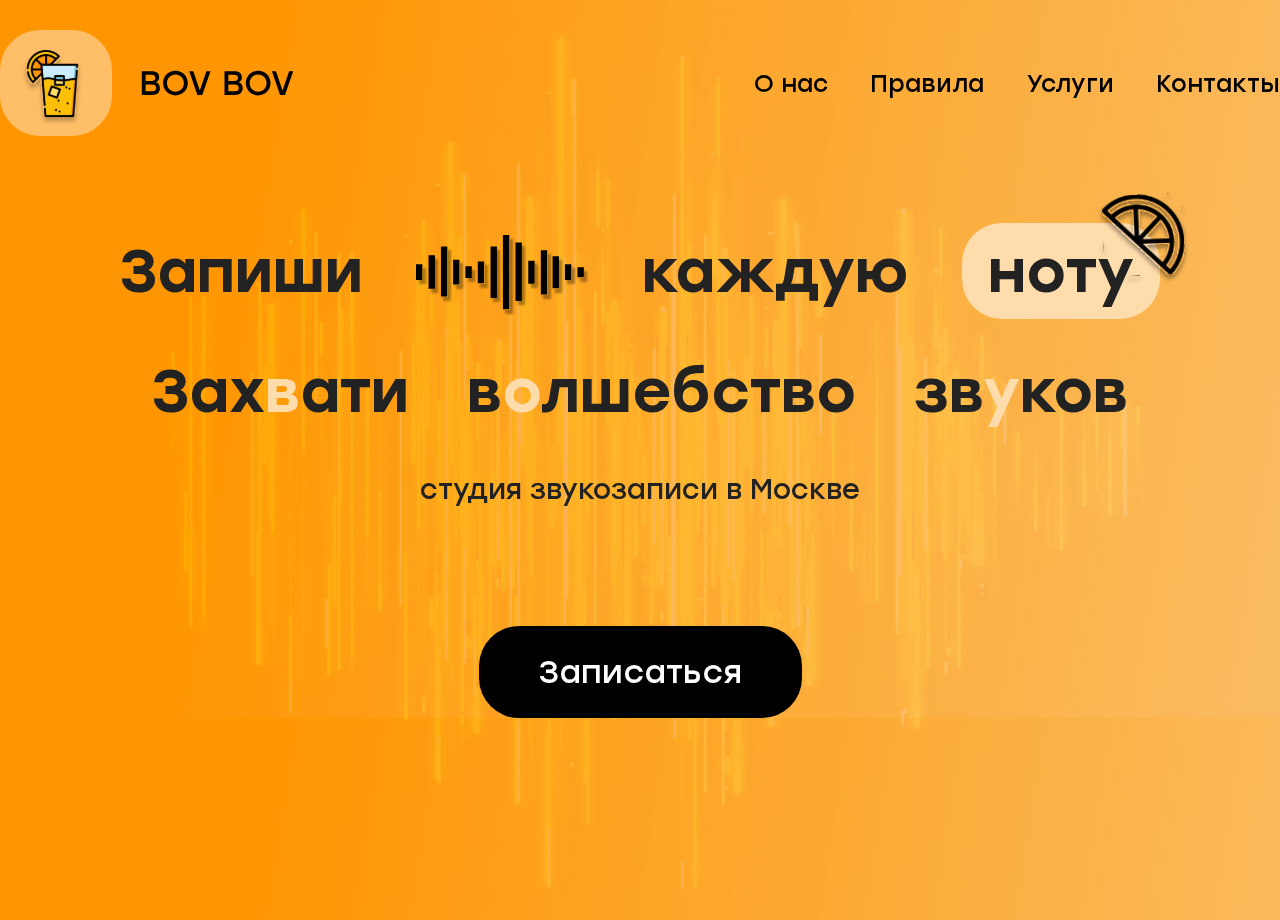
<file: index.html>
<!DOCTYPE html>
<html lang="ru">
<head>
    <meta charset="UTF-8">
    <meta name="viewport" content="width=device-width, initial-scale=1.0">
    <title>BOV BOV</title>
    
    <link href="https://cdn.jsdelivr.net/npm/bootstrap@5.3.1/dist/css/bootstrap.min.css" rel="stylesheet" integrity="sha384-4bw+/aepP/YC94hEpVNVgiZdgIC5+VKNBQNGCHeKRQN+PtmoHDEXuppvnDJzQIu9" crossorigin="anonymous">
    <link rel="stylesheet" href="./css/reset.css">
    <link rel="stylesheet" href="./css/style.css">
    <link rel="stylesheet" href="./css/formm.css">
</head>
<body>
    
    <div id="back1"></div>
    <div id="back3"></div>
    <header class="header">
        <div class="wrapper">
            <div class="header_wrapper">
                <div class="header_logo">
                    <a href="" class="header_logo-link">
                        <img src="img/svg/bov_logo.svg" alt="студия звукозаписи в Москве" class="header_logo-pic">
                    </a>
                </div>
    
                <nav class="header_nav">
                    <ul class="header_list">
                        <li class="header_item">
                            <a href="#1" class="header_link">О нас</a>
                        </li>
                        <li class="header_item">
                            <a href="#1" class="header_link">Правила</a>
                        </li>
                        <li class="header_item">
                            <a href="#1" class="header_link">Услуги</a>
                        </li>
                        <li class="header_item">
                            <a href="#1" class="header_link">Контакты</a>
                        </li>
                    </ul>
                </nav>
            </div>
            <div class="h1_wrapper">
                <h1>
                    Запиши<img src="./img/svg/wave.svg" class="wave" alt="">каждую<span class="note">ноту<img src="./img/svg/slice.svg" class="slice" alt=""></span><br>
                    Зах<span style="color:#FFDCAC">в</span>ати <span class="magic">в<span style="color:#FFDCAC">о</span>лшебство</span> зв<span style="color:#FFDCAC">у</span>ков
                </h1>
               
                <p>
                    студия звукозаписи в Москве
                </p>
                <!-- Модальное окно -->
                <!-- Кнопка Записаться -->
                <a href="#modal_one" class="btn_modal btn">
                    Записаться
                </a>
                
                <div class="modal" id="modal_one" aria-hidden="true">
                    <div class="modal_dialog">
                        <div class="modal_body">
                            <!-- Форма -->
                            <div class="modal" id="modal_one" aria-hidden="true">
                                <div class="modal_content">
                                   
                                    <h5 class="form_title">Запись на студию</h5>
                                    <a href="#" id="close" class="btn_close"><img src="./img/svg/plus.svg"></a>
                                    <form action="" method="post" id="myForm" >
                                        <p>Имя <br><span >*обязательно</span></p>
                                        <input type="text" id="name" name="name"  placeholder="Имя" required>
                                        <p class="warning">Поле должно содержать русские буквы</p>

                                        <p>Фамилия <br><span >*обязательно</span></p>
                                        <input type="text" id="surname" name="surname" placeholder="Фамилия" required>
                                        <p class="warning">Поле должно содержать русские буквы</p>

                                        <p >Дата и время записи <br><span>*обязательно</span></p> 
                                        <input type="date" required>
                                        <input type="time" required> 
                                        
                                        <p>Номер телефона <br><span >*обязательно</span></p> 
                                        <input type="phone" id="phone" name="phone" placeholder="+7 (987)-654-32-10" required> 
                                        <p class="warning">Пример: 79998887766, +79998887766, 89998887766</p>

                                        <p>Почта</p> 
                                        <input type="email" id="email" name="email" placeholder="example@gmail.com"> 
                                        <p class="warning">Некорректный формат почты. Пример:example@gmail.com</p>
                                        <p>Пароль<br><span>*для регистрации личного кабинета (необязательно)</span></p> 
                                        <input type="password" id="passwordInput" name="password" placeholder="Пароль"> 
                                        <p class="warning">Пароль должен содержать английсие буквы, <br>от 8 до 20 символов,
                                             хотя бы одну заглавную букву, специальный символ (#?!@$%^&*-)</p>
                                        <p>Количество гостей <br>
                                            <span>*обязательно (не включая Вас)</span></p> 
                                        <select name="guests" id="guests" required>
                                            <option value="">-</option>
                                            <option value="select_0">0</option>
                                            <option value="select_1">1</option>
                                            <option value="select_2">2</option>
                                            <option value="select_3">3</option>
                                            <option value="select_4">4</option>
                                            <option value="select_5">5</option>
                                            <option value="select_6">6</option>
                                            <option value="select_7">7</option>
                                            <option value="select_8">8</option>
                                            <option value="select_9">9</option>
                                            <option value="select_10">10</option>
                                        </select>
                                        
                                        <p>Комментарий <br><span>*максимальное количество символов - 300</span></p> 
                                        <textarea class="comments"   maxlength="300" placeholder="Здесь вы можете оставить комментарий"></textarea><br>
                                        
                                        <p>Есть ли у вас готовый бит?<br><span>*обязательно</span></p> 
                                        <fieldset>
                                            <input id="agree" type="radio" name="agree">
                                            <label for="agree">Да</label>
                                            <input id="disagree" type="radio" name="agree">
                                            <label for="disagree">Нет</label>
                                        </fieldset>

                                        <p>Загрузка бита<br><span>*если есть</span></p> 
                                        <input type="file" name="beat" id="beat" accept="/agree.svg">
                                      
                                        <div class="checkbox">
                                            <input type="checkbox" class="checkbox_input" id="checkbox_input">
                                            <label class="checkbox_label" for="checkbox_input">  Согласен с правилами студии звукозаписи, со сбором и обработкой персональных данных,
                                                согласен получать информационные сообщения.</label> 
                                        </div>
                                        <br>
                                        <button type="submit" class="btn1" value="Отправить">Записаться</button>   
                                        
                                    </form>
                                    
                                    
                                    
                                </div>  
                            </div>
                        </div>
                    </div>
                </div>
                
            </div>
        </div>

        

        </div>
        <!-- <div id="back2"></div> -->
    </header>
    
    <!-- <main class="main">

        <div class="wrapper_alt">
            <h3>В чём мы<span class="h3_rect">хороши</span></h3>
            <div class="block_one">
            
                <div class="img_one">
                    <img src="./img/stuido_one.png" alt="photo1">
                </div> 
                <div class="info_one">
                    <div class="icon_one">
                        <img src="./img/svg/dj.svg" alt="icon1">
                        <p>Харизматичные и оперативные звукорежиссёры
                        </p>
                        
                    </div>
                    <div class="icon_two">
                        <img src="./img/svg/microphone.svg" alt="icon2">
                        <p>Ламповая и
                            творческая атмосфера
                        </p>
                    </div>
                    <div class="icon_three">
                        <img src="./img/svg/soundproducer.svg" alt="icon2">
                        <p>
                            Качественное и
                            быстрое cведение в любом стиле
                        </p>
                    </div>
                </div>    
            </div>
        </div>
        
        <div class="wrapper">
            <div class="block_two">
                <h3>Наше<span class="h3_rect">оборудование</span></h3>
                <section id="slide_back"></section>


                <div class="all">
                    <input checked type="radio" name="respond" id="desktop">
                        <article>
                            <input checked type="radio" name="slider" id="switch1">
                            <input type="radio" name="slider" id="switch2">
                            <input type="radio" name="slider" id="switch3">
                            <input type="radio" name="slider" id="switch4">

                            <div id="slides" >
                                <div id="overflow">
                                    <div class="image">
                                        <article>
                                            <img src="./img/slider/microphon_slide.png" alt="slide_1">
                                            <div id="slide1">
                                                <h4>Микрофоны</h4>
                                                <p>Большой парк микрофонов помогает подобрать уникальное звучание 
                                                    для каждого проекта.
                                                    <br><br>
                                                    Наша коллекция микрофонов:<br>
                                                    <span>AKG, NEUMANN, GOODFLY, 
                                                    SOYUZ, SHURE, SENNHEISER. </span>
                                                </p>
                                            </div>
                                        </article>
                                        <article>
                                            <img src="./img/slider/plugins_slide.png" alt="slide_2">
                                            <div id="slide1">
                                                <h4>Плагины</h4>
                                                <p>У нас самые свежие и актуальные 
                                                    программы для создания полноценных проектов:<br>
                                                    <span>
                                                        Ableton, FL Studio 21, WAVESAVID, SSL, FabFilter, 
                                                        Izotope, OekSound, Celemony, Plugin Alliance, Soundtoys, 
                                                        CableGuys, SIR Audio Tools, Acustica Audio, ValhallaDSP
                                                    </span>
                                                </p>
                                            </div>
                                        </article>
                                        <article>
                                            <img src="./img/slider/studio_slide.png" alt="slide_3">
                                            <div id="slide1">
                                                <h4>Мониторы</h4>
                                                <p>Студия с уникальной контрольной комнатой в которой установлена 
                                                    эксклюзивная мониторная акустическая система 
                                                    дальнего поля <span>AUGSPURGER.</span> <br><br>
                                                    В студии также установлена мониторная линия среднего поля <span>FOCAL</span>
                                                     и мониторные линии ближнего поля <span>YAMAHA</span> и <span>AVANTONE</span> .
                                                </p>
                                            </div>
                                        </article>
                                        <article>
                                            <img src="./img/slider/headphones.png" alt="slide_4">
                                            <div id="slide1">
                                                <h4>Наушники</h4>
                                                <p>
                                                    Студийные наушники нужны для коммерческого использования, 
                                                    чтобы обеспечить высокое качество звука и точность воспроизведения звуковых материалов. <br> <br>
                                                    В нашей студии используем наушники от таких брендов, как <span>Audio Technica, SONY, Sennheiser,
                                                    Beyerdynamic, AKG</span>.


                                                </p>
                                            </div>
                                        </article>
                                    </div>
                                </div>
                            </div>  

                            <div id="controls">
                                <label for="switch1"></label>
                                <label for="switch2"></label>
                                <label for="switch3"></label>
                                <label for="switch4"></label>
                            </div>     

                            <div id="active">
                                <label for="switch1"></label>
                                <label for="switch2"></label>
                                <label for="switch3"></label>
                                <label for="switch4"></label>
                            </div>             
                        </article>

                </div>
                
            </div>

            <div class="block_three">
                <h3>Самая <span class="h3_rect"> идеальная </span> студия?</h3>
                <div class="background">
                    <div class="inner">
                        <p>Мы делаем настолько крутые проекты, которые создают 
                            “wow”- эффект. Именно поэтому мы решили назвать нашу студию Воу Воу.
                            <br> <br>
                            Мы очень любим капибар 
                            и апельсины. Это идеальная гармония, на которой построена наша команда.
                            <br> <br>
                            С нами работают известные артисты разных жанров и стилей, большинство совместных проектов попадало в чарты.
                        </p>
                        
                    
                    </div>
                </div>
            </div>

            <div class="block_four">
                
                <h3><span class="h3_rect">Правила</span> посещения студии</h3>
                <div class="bf-inner">   
                    <img src="./img/rules.png" alt="Rules">
                    <ul>
                        <li>При посещении студии приходите
                        с людьми, непосредственно относящимися к работе, рабочий процесс будет проходить намного продуктивней! Количество гостей уточняйте у менеджера. 
                        </li>
                        <li>Бронирование по предоплате. Перенос, отмена записи осуществляется за 24 часа, иначе предоплата сгорает.</li>
                        <li>Алкоголь и наркотики на студии запрещены.</li>
                        <li>Приходите подготовленным (бит вы можете скинуть заранее в диалог с группой или на почту: bovbov@gmail.com)</li>
                    </ul>
                </div>
            </div>

            <div class="wrapper_uslugi">
                <div class="block_five">
                    
                    <h3>Услуги</h3>
                    <div class="uslugi-inner">
                        <div class="usluga">
                            <h4>Запись</h4>

                            <div class="usluga-price">
                                <p>Запись в будний день <span>2000</span></p>
                                <div class="line"></div>
                                <p><span class="font-light">1 час</span></p>
                            </div>
                            <div class="usluga-price">
                                <p>Запись в будний день <span>2000</span></p>
                                <div class="line"></div>
                                <p><span class="font-light">1 час</span></p>
                            </div>
                        </div>
                        
                        <div class="usluga">
                            <h4>Сведение</h4>

                            <div class="usluga-price">
                                <p>Сведение <span>от 5000</span></p>
                            <div class="line"></div>
                                
                            </div>
                            <div class="usluga-price">
                                <p>Сведение инструментов <span>от 6500</span></p>
                                <div class="line"></div>
                            </div>
                            <div class="usluga-price">
                                <p>Работа при Вас<span>+1000 за час</span></p>
                                <div class="line"></div>
                            </div>
                            <div class="usluga-price">
                                <p>Дистрибуция <span>1500</span></p>
                                <div class="line"></div>
                            </div>
                        </div>
                        
                    </div>
                    <div class="uslugi-inner">
                        <div class="usluga">
                            <h4>Дизайн</h4>

                            <div class="usluga-price mb">
                                <p>Обложка<span>от 1500</span></p>
                                <div class="line"></div>
                            </div>
                            <div class="usluga-price">
                                <p>Анимированная обложка<span>от 2000</span></p>
                                <div class="line"></div>
                            </div>
                            <div class="usluga-price">
                                <p>Рисованная обложка<span>от 2000</span></p>
                                <div class="line"></div>
                            </div>
                            <div class="usluga-price">
                                <p>Видео для Tik Tok/Shorts<span>от 1500</span></p>
                                <div class="line"></div>
                            </div>
                        </div>
                        
                        <div class="usluga">
                            <h4>Аренда</h4>

                            <div class="usluga-price">
                                <p>Аренда студии в будние дни<span>от 1500</span></p>
                            <div class="line"></div>
                                
                            </div>
                            <div class="usluga-price">
                                <p>Аренда студии в выходной<span>от 2000</span></p>
                                <div class="line"></div>
                            </div>
                        </div>
                        
                    </div>
                    <div class="uslugi-inner">
                        <div class="usluga">
                            <h4>Подкасты</h4>

                            <div class="usluga-price">
                                <p>Час записи в будний день<span>от 2000</span></p>
                                <div class="line"></div>
                            </div>
                            <div class="usluga-price">
                                <p>Час записи в выходной день<span>от 2500</span></p>
                                <div class="line"></div>
                            </div>
                            <div class="usluga-price">
                                <p>Запись в будний день<span>2700</span></p>
                                <div class="line"></div>
                                <p><span  class="font-light">С видеосветом</span></p>
                            </div>
                            <div class="usluga-price">
                                <p>Запись в выходные<span>3000</span></p>
                                <div class="line"></div>
                                <p><span class="font-light">С видеосветом</span></p>
                            </div>
                        </div>
                        
                        <div class="usluga">
                            <h4>Съемка</h4>

                            <div class="usluga-price">
                                <p>Съемки подкаста<span>от 8100</span></p>
                                <div class="line"></div>
                                <p><span class="font-light">1 час записи</span></p>
                            </div>
                            <div class="usluga-price">
                                <p>Аренда студии в выходной<span>от 5000</span></p>
                                <div class="line"></div>
                                <p><span class="font-light">С видеосветом</span></p>
                            </div>
                            <div class="usluga-price">
                                <p>Фотосессия<span>от 4000</span></p>
                                <div class="line"></div>
                            </div>
                        </div>
                        
                    </div>
        
        
                </div>
            </div>
     
            <div class="block_six"> 
                <h3>Контакты</h3>
                <div class="six__inner">
                    <div class="map__inner">
                        <img class="pin" src="./img/svg/map-pin.svg" alt="#">
                        <img class="map" src="./img/map.png" alt="">
                    </div>
                    <div class="contacts">
                        <h4>Адрес:</h4>
                        <p >г. Москва, Малая Калужская,
                            д. 1, студия 7113</p>
                        <div class="img__inner">
                            <img src="./img/svg/vk-logo.svg" alt="#">
                            <img src="./img/svg/telegram_logo.svg" alt="#">
                            <img src="./img/svg/instagram_logo.svg" alt="#">
                        </div>
                        <h4>Тел.:</h4>
                        <p style="margin-bottom: 50px;">+7 987 654 32 10</p>
                        <h4>Почта</h4>
                        <p>bovbov@gmail.com</p>
                    </div>
                </div>
            </div>
    </div>
    </div>
    </main>
    <footer>
        <div class="wrapper">
            <div class="header_wrapper">
                <div class="header_logo">
                    <a href="" class="header_logo-link">
                        <img src="img/svg/bov_logo_white.svg" alt="студия звукозаписи в Москве" class="header_logo-pic">
                    </a>
                </div>
    
                <nav class="header_nav">
                    <ul class="header_list">
                        <li class="header_item">
                            <a href="#1" class="header_link">О нас</a>
                        </li>
                        <li class="header_item">
                            <a href="#1" class="header_link">Правила</a>
                        </li>
                        <li class="header_item">
                            <a href="#1" class="header_link">Услуги</a>
                        </li>
                        <li class="header_item">
                            <a href="#1" class="header_link">Контакты</a>
                        </li>
                    </ul>
                </nav>

                <p>2023 © bovbov.ru</p>
            </div>
        </div>
    </footer> -->

    <script src="index.js"></script>
    <script src="https://cdn.jsdelivr.net/npm/bootstrap@5.3.1/dist/js/bootstrap.bundle.min.js" integrity="sha384-HwwvtgBNo3bZJJLYd8oVXjrBZt8cqVSpeBNS5n7C8IVInixGAoxmnlMuBnhbgrkm" crossorigin="anonymous"></script>

</body>



</html>
</file>
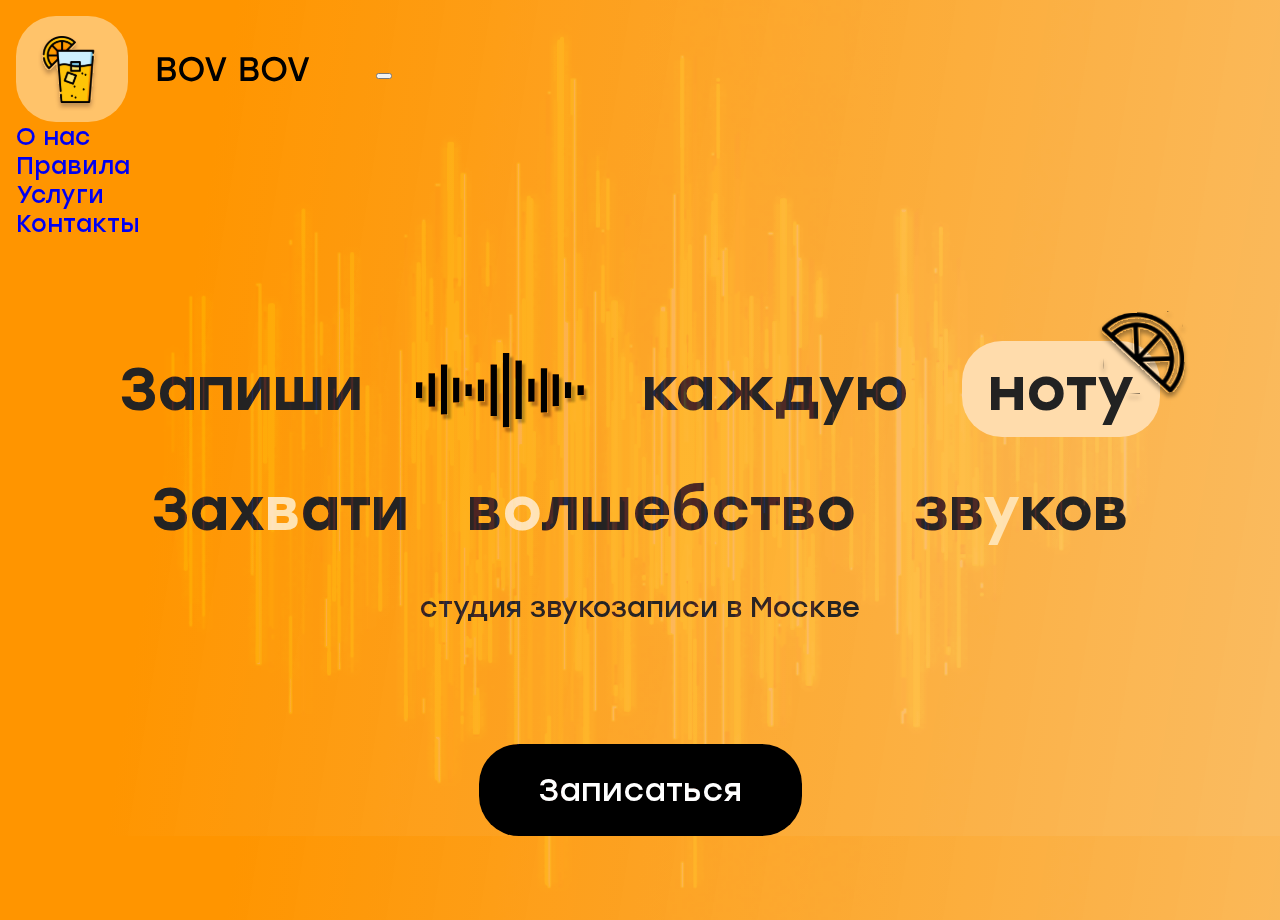
<file: main.html>
<!DOCTYPE html>
<html lang="ru">
<head>
    <meta charset="UTF-8">
    <meta name="viewport" content="width=device-width, initial-scale=1.0">
    <title>BOV BOV</title>
    <link href="https://cdn.jsdelivr.net/npm/bootstrap@5.3.1/dist/css/bootstrap.min.css" rel="stylesheet" integrity="sha384-4bw+/aepP/YC94hEpVNVgiZdgIC5+VKNBQNGCHeKRQN+PtmoHDEXuppvnDJzQIu9" crossorigin="anonymous">

   <link rel="stylesheet" href="./css/reset.css">
    <link rel="stylesheet" href="./css/style.css">
    <link rel="stylesheet" href="./css/formm.css">
</head>
<body>
    
 

    <header class="header">
        <div class="wrapper">
            <!-- <div class="header_wrapper">
                <div class="header_logo">
                    <a href="" class="header_logo-link">
                        <img src="img/svg/bov_logo.svg" alt="студия звукозаписи в Москве" class="header_logo-pic">
                    </a>
                </div> -->
                <div id="back1"></div>
                
                    <nav class="navbar navbar-expand-md" style="padding: 1rem;">
                        <div class="container-fluid justify-content-between ">
                           
                            <a href="" class="navbar-brand">
                                <img src="img/svg/bov_logo.svg" alt="студия звукозаписи в Москве" class="header_logo-pic">
                            </a>
                            <button class="navbar-toggler " type="button" data-bs-toggle="collapse" data-bs-target="#navbarText" aria-controls="navbarText" aria-expanded="false" aria-label="Переключатель навигации">
                                <span class="navbar-toggler-icon"></span>
                            </button>
                           
                        
                            
                            
                            <div class="collapse navbar-collapse justify-content-end " id="navbarText">
                                <ul class="navbar-nav ">
                                    <li class="nav-item  me-lg-3">
                                        <a class="nav-link text-black " aria-current="page" href="#" >О нас</a>
                                    </li>
                                    <li class="nav-item me-3">
                                        <a class="nav-link text-black" href="#">Правила</a>
                                    </li>
                                    <li class="nav-item me-3">
                                        <a class="nav-link text-black" href="#">Услуги</a>
                                    </li>
                                    <li class="nav-item me-5">
                                        <a class="nav-link text-black" href="#">Контакты</a>
                                    </li>
                                </ul>
                            </div>
                        </div>
                    
    
                    </nav>
                    
                  
                </div>
            </div>


            <div class="modal" id="modal_one" aria-hidden="true">
                <div class="modal_dialog">
                    <div class="modal_body">
                        <!-- Форма -->
                        <div class="modal" id="modal_one" aria-hidden="true">
                            <div class="modal_content">
                               
                                <h5 class="form_title">Запись на студию</h5>
                                <a href="#" id="close" class="btn_close"><img src="./img/svg/plus.svg"></a>
                                <form action="" method="post" id="myForm" >
                                    <p>Имя <br><span >*обязательно</span></p>
                                    <input type="text" id="name" name="name"  placeholder="Имя" required>
                                    <p class="warning">Поле должно содержать русские буквы</p>

                                    <p>Фамилия <br><span >*обязательно</span></p>
                                    <input type="text" id="surname" name="surname" placeholder="Фамилия" required>
                                    <p class="warning">Поле должно содержать русские буквы</p>

                                    <p >Дата и время записи <br><span>*обязательно</span></p> 
                                    <input type="date" required>
                                    <input type="time" required> 
                                    
                                    <p>Номер телефона <br><span >*обязательно</span></p> 
                                    <input type="phone" id="phone" name="phone" placeholder="+7 (987)-654-32-10" required> 
                                    <p class="warning">Пример: 79998887766, +79998887766, 89998887766</p>

                                    <p>Почта</p> 
                                    <input type="email" id="email" name="email" placeholder="example@gmail.com"> 
                                    <p class="warning">Некорректный формат почты. Пример:example@gmail.com</p>
                                    <p>Пароль<br><span>*для регистрации личного кабинета (необязательно)</span></p> 
                                    <input type="password" id="passwordInput" name="password" placeholder="Пароль"> 
                                    <p class="warning">Пароль должен содержать английсие буквы, <br>от 8 до 20 символов,
                                         хотя бы одну заглавную букву, специальный символ (#?!@$%^&*-)</p>
                                    <p>Количество гостей <br>
                                        <span>*обязательно (не включая Вас)</span></p> 
                                    <select name="guests" id="guests" required>
                                        <option value="">-</option>
                                        <option value="select_0">0</option>
                                        <option value="select_1">1</option>
                                        <option value="select_2">2</option>
                                        <option value="select_3">3</option>
                                        <option value="select_4">4</option>
                                        <option value="select_5">5</option>
                                        <option value="select_6">6</option>
                                        <option value="select_7">7</option>
                                        <option value="select_8">8</option>
                                        <option value="select_9">9</option>
                                        <option value="select_10">10</option>
                                    </select>
                                    
                                    <p>Комментарий <br><span>*максимальное количество символов - 300</span></p> 
                                    <textarea class="comments"   maxlength="300" placeholder="Здесь вы можете оставить комментарий"></textarea><br>
                                    
                                    <p>Есть ли у вас готовый бит?<br><span>*обязательно</span></p> 
                                    <fieldset>
                                        <input id="agree" type="radio" name="agree">
                                        <label for="agree">Да</label>
                                        <input id="disagree" type="radio" name="agree">
                                        <label for="disagree">Нет</label>
                                    </fieldset>

                                    <p>Загрузка бита<br><span>*если есть</span></p> 
                                    <input type="file" name="beat" id="beat" accept="/agree.svg">
                                  
                                    <div class="checkbox">
                                        <input type="checkbox" class="checkbox_input" id="checkbox_input">
                                        <label class="checkbox_label" for="checkbox_input">  Согласен с правилами студии звукозаписи, со сбором и обработкой персональных данных,
                                            согласен получать информационные сообщения.</label> 
                                    </div>
                                    <br>
                                    <button type="submit" class="btn1" value="Отправить">Записаться</button>   
                                    
                                </form>
                                
                                
                                
                            </div>  
                        </div>
                    </div>
                </div>
            </div>

            
           
                <div class="h1_wrapper">
                    <div class="container"></div>
                    <h1>
                        Запиши<img src="./img/svg/wave.svg" class="wave" alt="">каждую<span class="note">ноту<img src="./img/svg/slice.svg" class="slice" alt=""></span><br>
                        Зах<span style="color:#FFDCAC">в</span>ати <span class="magic">в<span style="color:#FFDCAC">о</span>лшебство</span> зв<span style="color:#FFDCAC">у</span>ков
                    </h1>
                   
                    <p>
                        студия звукозаписи в Москве
                    </p>
                    <!-- Модальное окно -->
                    <!-- Кнопка Записаться -->
                    <a href="#modal_one" class="btn_modal btn">
                        Записаться
                    </a>
                    
                </div>
           </div>


            
        </div>

        

        </div>
        <!-- <div id="back2"></div> -->
    </header>
    
    <!-- <main class="main">

        <div class="wrapper_alt">
            <h3>В чём мы<span class="h3_rect">хороши</span></h3>
            <div class="block_one">
            
                <div class="img_one">
                    <img src="./img/stuido_one.png" alt="photo1">
                </div> 
                <div class="info_one">
                    <div class="icon_one">
                        <img src="./img/svg/dj.svg" alt="icon1">
                        <p>Харизматичные и оперативные звукорежиссёры
                        </p>
                        
                    </div>
                    <div class="icon_two">
                        <img src="./img/svg/microphone.svg" alt="icon2">
                        <p>Ламповая и
                            творческая атмосфера
                        </p>
                    </div>
                    <div class="icon_three">
                        <img src="./img/svg/soundproducer.svg" alt="icon2">
                        <p>
                            Качественное и
                            быстрое cведение в любом стиле
                        </p>
                    </div>
                </div>    
            </div>
        </div>
        
        <div class="wrapper">
            <div class="block_two">
                <h3>Наше<span class="h3_rect">оборудование</span></h3>
                <section id="slide_back"></section>


                <div class="all">
                    <input checked type="radio" name="respond" id="desktop">
                        <article>
                            <input checked type="radio" name="slider" id="switch1">
                            <input type="radio" name="slider" id="switch2">
                            <input type="radio" name="slider" id="switch3">
                            <input type="radio" name="slider" id="switch4">

                            <div id="slides" >
                                <div id="overflow">
                                    <div class="image">
                                        <article>
                                            <img src="./img/slider/microphon_slide.png" alt="slide_1">
                                            <div id="slide1">
                                                <h4>Микрофоны</h4>
                                                <p>Большой парк микрофонов помогает подобрать уникальное звучание 
                                                    для каждого проекта.
                                                    <br><br>
                                                    Наша коллекция микрофонов:<br>
                                                    <span>AKG, NEUMANN, GOODFLY, 
                                                    SOYUZ, SHURE, SENNHEISER. </span>
                                                </p>
                                            </div>
                                        </article>
                                        <article>
                                            <img src="./img/slider/plugins_slide.png" alt="slide_2">
                                            <div id="slide1">
                                                <h4>Плагины</h4>
                                                <p>У нас самые свежие и актуальные 
                                                    программы для создания полноценных проектов:<br>
                                                    <span>
                                                        Ableton, FL Studio 21, WAVESAVID, SSL, FabFilter, 
                                                        Izotope, OekSound, Celemony, Plugin Alliance, Soundtoys, 
                                                        CableGuys, SIR Audio Tools, Acustica Audio, ValhallaDSP
                                                    </span>
                                                </p>
                                            </div>
                                        </article>
                                        <article>
                                            <img src="./img/slider/studio_slide.png" alt="slide_3">
                                            <div id="slide1">
                                                <h4>Мониторы</h4>
                                                <p>Студия с уникальной контрольной комнатой в которой установлена 
                                                    эксклюзивная мониторная акустическая система 
                                                    дальнего поля <span>AUGSPURGER.</span> <br><br>
                                                    В студии также установлена мониторная линия среднего поля <span>FOCAL</span>
                                                     и мониторные линии ближнего поля <span>YAMAHA</span> и <span>AVANTONE</span> .
                                                </p>
                                            </div>
                                        </article>
                                        <article>
                                            <img src="./img/slider/headphones.png" alt="slide_4">
                                            <div id="slide1">
                                                <h4>Наушники</h4>
                                                <p>
                                                    Студийные наушники нужны для коммерческого использования, 
                                                    чтобы обеспечить высокое качество звука и точность воспроизведения звуковых материалов. <br> <br>
                                                    В нашей студии используем наушники от таких брендов, как <span>Audio Technica, SONY, Sennheiser,
                                                    Beyerdynamic, AKG</span>.


                                                </p>
                                            </div>
                                        </article>
                                    </div>
                                </div>
                            </div>  

                            <div id="controls">
                                <label for="switch1"></label>
                                <label for="switch2"></label>
                                <label for="switch3"></label>
                                <label for="switch4"></label>
                            </div>     

                            <div id="active">
                                <label for="switch1"></label>
                                <label for="switch2"></label>
                                <label for="switch3"></label>
                                <label for="switch4"></label>
                            </div>             
                        </article>

                </div>
                
            </div>

            <div class="block_three">
                <h3>Самая <span class="h3_rect"> идеальная </span> студия?</h3>
                <div class="background">
                    <div class="inner">
                        <p>Мы делаем настолько крутые проекты, которые создают 
                            “wow”- эффект. Именно поэтому мы решили назвать нашу студию Воу Воу.
                            <br> <br>
                            Мы очень любим капибар 
                            и апельсины. Это идеальная гармония, на которой построена наша команда.
                            <br> <br>
                            С нами работают известные артисты разных жанров и стилей, большинство совместных проектов попадало в чарты.
                        </p>
                        
                    
                    </div>
                </div>
            </div>

            <div class="block_four">
                
                <h3><span class="h3_rect">Правила</span> посещения студии</h3>
                <div class="bf-inner">   
                    <img src="./img/rules.png" alt="Rules">
                    <ul>
                        <li>При посещении студии приходите
                        с людьми, непосредственно относящимися к работе, рабочий процесс будет проходить намного продуктивней! Количество гостей уточняйте у менеджера. 
                        </li>
                        <li>Бронирование по предоплате. Перенос, отмена записи осуществляется за 24 часа, иначе предоплата сгорает.</li>
                        <li>Алкоголь и наркотики на студии запрещены.</li>
                        <li>Приходите подготовленным (бит вы можете скинуть заранее в диалог с группой или на почту: bovbov@gmail.com)</li>
                    </ul>
                </div>
            </div>

            <div class="wrapper_uslugi">
                <div class="block_five">
                    
                    <h3>Услуги</h3>
                    <div class="uslugi-inner">
                        <div class="usluga">
                            <h4>Запись</h4>

                            <div class="usluga-price">
                                <p>Запись в будний день <span>2000</span></p>
                                <div class="line"></div>
                                <p><span class="font-light">1 час</span></p>
                            </div>
                            <div class="usluga-price">
                                <p>Запись в будний день <span>2000</span></p>
                                <div class="line"></div>
                                <p><span class="font-light">1 час</span></p>
                            </div>
                        </div>
                        
                        <div class="usluga">
                            <h4>Сведение</h4>

                            <div class="usluga-price">
                                <p>Сведение <span>от 5000</span></p>
                            <div class="line"></div>
                                
                            </div>
                            <div class="usluga-price">
                                <p>Сведение инструментов <span>от 6500</span></p>
                                <div class="line"></div>
                            </div>
                            <div class="usluga-price">
                                <p>Работа при Вас<span>+1000 за час</span></p>
                                <div class="line"></div>
                            </div>
                            <div class="usluga-price">
                                <p>Дистрибуция <span>1500</span></p>
                                <div class="line"></div>
                            </div>
                        </div>
                        
                    </div>
                    <div class="uslugi-inner">
                        <div class="usluga">
                            <h4>Дизайн</h4>

                            <div class="usluga-price mb">
                                <p>Обложка<span>от 1500</span></p>
                                <div class="line"></div>
                            </div>
                            <div class="usluga-price">
                                <p>Анимированная обложка<span>от 2000</span></p>
                                <div class="line"></div>
                            </div>
                            <div class="usluga-price">
                                <p>Рисованная обложка<span>от 2000</span></p>
                                <div class="line"></div>
                            </div>
                            <div class="usluga-price">
                                <p>Видео для Tik Tok/Shorts<span>от 1500</span></p>
                                <div class="line"></div>
                            </div>
                        </div>
                        
                        <div class="usluga">
                            <h4>Аренда</h4>

                            <div class="usluga-price">
                                <p>Аренда студии в будние дни<span>от 1500</span></p>
                            <div class="line"></div>
                                
                            </div>
                            <div class="usluga-price">
                                <p>Аренда студии в выходной<span>от 2000</span></p>
                                <div class="line"></div>
                            </div>
                        </div>
                        
                    </div>
                    <div class="uslugi-inner">
                        <div class="usluga">
                            <h4>Подкасты</h4>

                            <div class="usluga-price">
                                <p>Час записи в будний день<span>от 2000</span></p>
                                <div class="line"></div>
                            </div>
                            <div class="usluga-price">
                                <p>Час записи в выходной день<span>от 2500</span></p>
                                <div class="line"></div>
                            </div>
                            <div class="usluga-price">
                                <p>Запись в будний день<span>2700</span></p>
                                <div class="line"></div>
                                <p><span  class="font-light">С видеосветом</span></p>
                            </div>
                            <div class="usluga-price">
                                <p>Запись в выходные<span>3000</span></p>
                                <div class="line"></div>
                                <p><span class="font-light">С видеосветом</span></p>
                            </div>
                        </div>
                        
                        <div class="usluga">
                            <h4>Съемка</h4>

                            <div class="usluga-price">
                                <p>Съемки подкаста<span>от 8100</span></p>
                                <div class="line"></div>
                                <p><span class="font-light">1 час записи</span></p>
                            </div>
                            <div class="usluga-price">
                                <p>Аренда студии в выходной<span>от 5000</span></p>
                                <div class="line"></div>
                                <p><span class="font-light">С видеосветом</span></p>
                            </div>
                            <div class="usluga-price">
                                <p>Фотосессия<span>от 4000</span></p>
                                <div class="line"></div>
                            </div>
                        </div>
                        
                    </div>
        
        
                </div>
            </div>
     
            <div class="block_six"> 
                <h3>Контакты</h3>
                <div class="six__inner">
                    <div class="map__inner">
                        <img class="pin" src="./img/svg/map-pin.svg" alt="#">
                        <img class="map" src="./img/map.png" alt="">
                    </div>
                    <div class="contacts">
                        <h4>Адрес:</h4>
                        <p >г. Москва, Малая Калужская,
                            д. 1, студия 7113</p>
                        <div class="img__inner">
                            <img src="./img/svg/vk-logo.svg" alt="#">
                            <img src="./img/svg/telegram_logo.svg" alt="#">
                            <img src="./img/svg/instagram_logo.svg" alt="#">
                        </div>
                        <h4>Тел.:</h4>
                        <p style="margin-bottom: 50px;">+7 987 654 32 10</p>
                        <h4>Почта</h4>
                        <p>bovbov@gmail.com</p>
                    </div>
                </div>
            </div>
    </div>
    </div>
    </main>
    <footer>
        <div class="wrapper">
            <div class="header_wrapper">
                <div class="header_logo">
                    <a href="" class="header_logo-link">
                        <img src="img/svg/bov_logo_white.svg" alt="студия звукозаписи в Москве" class="header_logo-pic">
                    </a>
                </div>
    
                <nav class="header_nav">
                    <ul class="header_list">
                        <li class="header_item">
                            <a href="#1" class="header_link">О нас</a>
                        </li>
                        <li class="header_item">
                            <a href="#1" class="header_link">Правила</a>
                        </li>
                        <li class="header_item">
                            <a href="#1" class="header_link">Услуги</a>
                        </li>
                        <li class="header_item">
                            <a href="#1" class="header_link">Контакты</a>
                        </li>
                    </ul>
                </nav>

                <p>2023 © bovbov.ru</p>
            </div>
        </div>
    </footer> -->

    <script src="index.js"></script>
    <script src="https://cdn.jsdelivr.net/npm/bootstrap@5.3.1/dist/js/bootstrap.bundle.min.js" integrity="sha384-HwwvtgBNo3bZJJLYd8oVXjrBZt8cqVSpeBNS5n7C8IVInixGAoxmnlMuBnhbgrkm" crossorigin="anonymous"></script>
</body>



</html>
</file>
<file: css/style.css>
/* ШРИФТ */
/* Stolzl Bold */
@font-face { 
    font-family: "StolzlBold";
    src: url("../fonts/StolzlBold.ttf");
    src: url("../fonts/StolzlBold.ttf?#iefix")format("embedded-opentype");
    /* url("../fonts/StolzlBold.woff") format("woff"),
    url("../fonts/StolzlBold.ttf") format("truetype"); */
    font-style: normal;
    font-weight: 700;
}

/* Stolzl Medium */
@font-face { 
    font-family: "StolzlMedium";
    src: url("../fonts/StolzlMedium.ttf");
    src: url("../fonts/StolzlMedium.ttf?#iefix")format("embedded-opentype");
    /* url("../fonts/StolzlMedium.woff") format("woff"),
    url("../fonts/StolzlMedium.ttf") format("truetype"); */
    font-style: medium;
    font-weight: 500;
}

/* Stolzl Regular */
@font-face { 
    font-family: "StolzlRegular";
    src: url("../fonts/StolzlRegular.ttf");
    src: url("../fonts/StolzlRegular.ttf?#iefix")format("embedded-opentype");
    /* url("../fonts/StolzlRegular.woff") format("woff"),
    url("../fonts/StolzlRegular.ttf") format("truetype"); */
    font-style: normal;
    font-weight: 400;
}

/* Stolzl Book */
@font-face { 
    font-family: "StolzlBook";
    src: url("../fonts/StolzlBook.ttf");
    src: url("../fonts/StolzlBook.ttf?#iefix")format("embedded-opentype");
    /* url("../fonts/StolzlBook.woff") format("woff"),
    url("../fonts/StolzlBook.ttf") format("truetype"); */
    font-style: book;
    font-weight: normal;
}

/* Stolzl Light */
@font-face { 
    font-family: "StolzlLight";
    src: url("../fonts/StolzlLight.ttf");
    src: url("../fonts/StolzlLight.ttf?#iefix")format("embedded-opentype");
    /* url("../fonts/StolzlLight.woff") format("woff"),
    url("../fonts/StolzlLight.ttf") format("truetype"); */
    font-style: light;
    font-weight: 300;
}

body{

    background: linear-gradient(99deg, #FF9200 16.77%, rgba(255, 181, 82, 0.90) 98.92%);
    font-family: "StolzlRegular";
    font-style: normal;
    font-size: 24px;
    line-height: normal;
    font-weight: 400; 

}



html{
    box-sizing: border-box;
}
    *, *::before, *::after{
        box-sizing: inherit;
    }

.wrapper{
    max-width: 1400px;
    margin: 0 auto;
}


.header {
    position: relative;
    top: 0;
    left: 0;
    width: 100%;

}


.header_wrapper{
    display: flex;
    flex-wrap: wrap;
    align-items: flex-end;
    justify-content: space-between;
    padding-top: 30px;
}

.header_list{
    display: flex;
    flex-wrap: wrap;

}

.header_item{
    margin-right: 42px;
    margin-bottom: 38px;
}
.header_item:last-child{
    margin-right: 0px;
}

.header_link{
    font-size: 24px;
    line-height: normal;
    color:#000;
    text-decoration: none ;
   

}

.header_link:hover,  .header_link:active{
    opacity: 75%;
    color: white;
}
/* фон гифка */
#back1,#back2,#back3{
    position: absolute;
}

#back1{
    display: flex;
    top: 0;
    right: 0;
    bottom: 0;
    left: 0;
    background: url(../img/back.gif) no-repeat center;
    height: 920px;
    
    background-size: cover;

    mix-blend-mode: color-dodge;
    opacity: 0.20;
}



#back3{
    /* width: 1680px; */
    
    background: linear-gradient(99deg, #FF9200 16.77%, rgba(255, 181, 82, 0.90) 98.92%);
    background-size: cover;
}

/* Главный блок */
.h1_wrapper{
    display: flex;
    justify-content: center;
    align-items: center;
    flex-direction: column;
    padding-top: 75px;
    
}

.h1_wrapper h1{
    font-family: 'StolzlMedium';
    font-size:60px;
    text-align: center;
    line-height: 2;
    margin-bottom: 21px;
}

.h1_wrapper p{
    font-family: 'StolzlRegular';
    font-size:28px;
}
/* кнопка */
.btn{
    font-family: 'StolzlRegular';
    background-color: black;
    color: white;
    font-size: 32px;
    padding: 27px 60px;
    margin-top: 120px;
    border-radius: 40px;
    outline: 0;
}
.btn:hover, .btn:active{
    /* opacity: 75%; */
    color: black;
    background: #FFDCAC; 
}
.note{
    position: relative;
    background-color: #FFDCAC;
    padding: 12px 26px;
    border-radius: 40px;
    margin-left: 53px;
}

.slice{
    position: absolute;
    top: -30px;
    left:135px;
}
.wave{
    margin: 0 53px;
}

.magic{
    margin: 0 40px 0 40px;
}


.main{

}

/* 1-й блок */
.wrapper_alt{
    max-width: 1100px;
    margin: 0 auto;
}
.wrapper_alt h2{
    display: flex;
    justify-content: center;
    align-items: center;
    padding: 345px 0 0 0 ;
    text-align: center;
    font-family: 'StolzlMedium';
    font-size: 60px;
    word-spacing: 0px;
}
.wrapper_alt span{
    margin-left: 20px;
}

.h2_rect{
    position: relative;
    background-color: #FFBF68;
    padding: 12px 10px 16px 10px;
    border-radius: 60px;
}

.block_one{
    justify-content: center;
    /* align-items: center; */
    display: flex;  
    margin: 100px 0 0;
}

.img_one{
    margin: 0 0px 0 310px;
    /* height: 512px; */
}

.info_one {
    flex-direction: column;
    font-family: 'StolzlBook';
    font-size: 24px;
    margin: 60px 350px 0 125px;
}

.icon_one{
    display: inline-flex;
    margin: 0 0px 97px 0;
}
.icon_one p{
    margin-left: 30px;
    padding: 0 -50px 0 0;
}

.icon_two{
    display: inline-flex;
    margin: 0 0 97px 20px;
    
}
.icon_two p{
    display: inline-flex;   
    margin: 0 0 0 50px;
}

.icon_three{
    display: inline-flex;
    min-width: 102px;  
    margin: 0 0 0 20px;
}

.icon_three p{
    min-width: 250px;
    margin: 0 0 0 40px;
}


/* 2-й блок */
h3{
    display: flex;
    justify-content: center;
    align-items: center;
    margin: 345px 0 0 0;
    gap: 10px;
    text-align: center;
    font-family: 'StolzlMedium';
    font-size: 60px;
    
}

.h3_rect{
    position: relative;
    background-color: #FFBF68;
    padding: 12px 10px 16px 10px;
    border-radius: 60px;
}

/* 2-й блок - слайдер*/
.slide_back{


}

.all{
    background: #FF9200;
    box-shadow: inset 0 0 74px 20px rgba(0,0,0,0.7);
    height: 750px;    
    margin: 120px 2px 100px 0;
    border-radius: 100px;

}
#slider { /*положение слайдера*/
	text-align: center;
    top: 10px;
}

#slider{ /*центровка слайдера*/
	margin: 0 auto;
}

#slides{
    padding: 70px 119px 0px 0px;
}

#slides article{ /*все изображения справа друг от доруга*/
    display: flex;
    justify-content: left;
    margin: 0 0 0px 83px;
	width: 1310px;
	float: left;
}

#slides .image{ /*устанавливает общий размер блока с изображениями*/
	width: 500%;
	/* line-height: 0; */
    width: 7000px;
    /* height: 700px; */
}

#slide1 {
    flex-direction: column;

    align-items: left;
    margin: 30px 0 0 0 ;
}
#slide1 h4{
    padding-left: 135px;
    text-align: left;
    font-family: 'StolzlRegular';
    font-size: 50px;
    word-spacing: 0px;
}
#slide1 p{
    text-align: left;
    padding: 50px 120px 0px 135px;
    font-family: 'StolzlBook';
    font-size: 24px;
    word-spacing: 0px;
}

#slide1 span{
    text-align: left;
    font-family: 'StolzlRegular';
    font-size: 24px;
    word-spacing: 0px;
}

#overflow{ /*сркывает все, что находится за пределами этого блока*/
	width: 1395px;
    height: 630px;
	overflow: hidden;
}

.article img{ /*размер изображений слайдера*/
	width: 100%;
    width: 495px;
    height: 530px;
}

#desktop:checked ~ #slider{ /*размер всего слайдера*/
	max-width: 1155px; /*максимальнная длинна*/
}

/*настройка переключения и положения для левой стрелки*/
/*если свич1-5 активны, то идет обращение к лейблу из блока с id контролс*/
#switch1:checked ~ #controls label:nth-child(4), 
#switch2:checked ~ #controls label:nth-child(1),
#switch3:checked ~ #controls label:nth-child(2),
#switch4:checked ~ #controls label:nth-child(3){
    background: url('../img/slider/chevron-left.svg') no-repeat; /*заливка фона картинкой без повторений*/

	float: left;
	margin: 0px 0 0px 20px; /*сдвиг влево*/
	display: block;
	height: 60px;
	width: 60px;
}

/*настройка переключения и положения для правой стрелки*/
#switch1:checked ~ #controls label:nth-child(2), 
#switch2:checked ~ #controls label:nth-child(3),
#switch3:checked ~ #controls label:nth-child(4),
#switch4:checked ~ #controls label:nth-child(1){
	background: url('../img/slider/chevron-right.svg') no-repeat; /*заливка фона картинкой без повторений*/
	float: right;
	margin: 0px 20px 0 0; /*сдвиг вправо*/
	display: block;
	height: 68px;
	width: 68px;
}

label, a{ /*при наведении на стрелки или переключатели - курсор изменится*/
	cursor: pointer;
}

.all input{ /*скрывает стандартные инпуты (чекбоксы) на странице*/
	display: none;
}

/*позиция изображения при активации переключателя*/
#switch1:checked ~ #slides .image{
	margin-left: 0;
}

#switch2:checked ~ #slides .image{
	margin-left: -100%;
}

#switch3:checked ~ #slides .image{
	margin-left: -200%;
}

#switch4:checked ~ #slides .image{
	margin-left: -300%;
}

#controls{ /*положение блока всех управляющих элементов*/
	margin: -25% 0 0 0;
	width: 100%;
	height: 50px;
}

#active label{ /*стиль отдельного переключателя*/
	border-radius: 10px; /*скругление углов */
    border: solid 2px black;
	display: inline-block; /*расположение в строку*/
	width: 15px; 
	height: 15px;
    /* background: #EF8900; */
    
    align-items: flex-start;
    
    /* flex-shrink: 0; */
}

#active{ /*расположение блока с переключателями*/
	margin: 20% 0 0 0;
	text-align: center;
}
#active label{ /*расстояние между точками карусели*/
    margin-inline: 10px;
}

#active label:hover { /*поведение чекбокса при наведении*/
	background: #FFDCAC;
	border-color: black !important; /*выполнение в любом случае*/
}

/*цвет активного лейбла при активации чекбокса*/
#switch1:checked ~ #active label:nth-child(1),
#switch2:checked ~ #active label:nth-child(2),
#switch3:checked ~ #active label:nth-child(3),
#switch4:checked ~ #active label:nth-child(4){
	background: black;
	border-color: black !important;
    border: black;
}

#slides .image{ /*анимация пролистывания изображений*/
	transition: all 800ms cubic-bezier(0.770, 0.000, 0.175, 1.000);
}

#controls label:hover{ /*прозрачность стрелок при наведении*/
	opacity: 0.6;
}

#controls label{ /*прозрачность стрелок при отводе курсора*/
	transition: opacity 0.2s ease-out;
}


/* 3-й блок */
.block_three{
    /* position: relative; */
}
.background{
    position: relative;   
    background: url(../img/video_frame_slow.gif);
    background-size: 100% auto;
    background-repeat: no-repeat;
    margin: 110px 0 0 0;
    box-shadow: inset 0 0 74px 20px rgba(0,0,0,0.7);
    border-radius: 100px;

}

.background p{
    font-family: 'StolzlBook';
    font-size: 24px;
    color: white;
    padding:140px 804px 107px 140px;
    z-index:0;
}


/* 4-й блок */
.bf-inner{
    display: flex;
    align-items: center;
    margin: 100px 0 0 0;
}

.bf-inner img{
    margin-right: 50px;
}

.bf-inner ul{
    list-style: inside; /*стиль точек листа*/
    list-style-position: outside;
    margin: 40px 80px 0 50px;
    padding: 50px 0 0 0;
}

.bf-inner ul li{
    margin-bottom: 35px;    
}

/* 5-й блок */
.wrapper_uslugi{
    max-width: 1280px;
    margin: 0 auto;
}
.block_five h3{
    margin-bottom: 90px;
}
.uslugi-inner{
    display: flex;
    justify-content: space-between;
    margin-bottom: 40px;
    
}
.usluga h4{
    font-size: 48px;
    text-align: center;
    margin-bottom: 20px;
    font-family: 'StolzlRegular';

}
.usluga-price{

}

.usluga-price p{
    padding: 10px;
    display: flex;
    justify-content: space-between;
    min-width:558px ;     
    font-family: 'StolzlBook';
   
}

.font-light{
            
    font-family: 'StolzlLight';
}

.usluga-price .line{
    height: 2px;
    width: 100%;
    background-color: black;   
}

/* 6-й блок */
.block_six{
    margin-bottom: 370px;
}
.block_six h3{
    margin-bottom: 110px;
}
.six__inner{
    display: flex;
    justify-content: space-between;
    align-items: center;
}    
.map__inner{
    width: 50%;
    position: relative;
}
.pin{
    position: absolute;
    left: 260px;
    right: 0;
    top: 250px;
    bottom: 0;
}
.map{
    box-shadow: 0px 0px 22px 10px rgba(0, 0, 0, 0.15);
    border-radius: 80px;
}
.contacts{
    padding: 80px 110px 85px 100px;
    display: flex;
    flex-direction: column;
    background: rgba(255, 181, 82, 0.90);
    width: 690px;
    height: 670px;
    flex-shrink: 0;
    box-shadow: 0px 0px 22px 10px rgba(0, 0, 0, 0.15);
    border-radius: 80px;
}
.contacts h4{
    font-size: 43px;
    margin-bottom: 10px;
    font-family: 'StolzlRegular';

}
.contacts p{
    font-size: 28px;
    font-family: 'StolzlLight';
    padding-right: 40px;
}
.img__inner{
    display: flex;
    justify-content: space-between;
    margin-bottom: 50px;
    margin-top: 50px;
}

/* Подвал */
footer{
    background-color: #000;
    font-family: 'StolzlLight';
    
   
}
footer ul{
    margin-right: 90px;
}
footer li{
    margin-bottom: 0 !important;
}
footer a{
    color: white !important;
}
footer p{
    color: white;
}
footer .header_wrapper{
    display: flex;
    justify-content: space-between;
    align-items: center;
    padding-top: 70px;
    padding-bottom: 70px;
}





/* 
 @media(max-width:1550px){
    .all{
        background: #FF9200;
        box-shadow: inset 0 0 74px 20px rgba(0,0,0,0.7);
        height: 670px;    
        margin: 120px 2px 100px 0;
        border-radius: 100px;

   .article img{  размер изображений слайдера
         width: 100%;
        width: 495px;
        height: 450px;
    }
    #slides{
        padding: 50px 119px 0px 0px;
    }
}  */
</file>
<file: css/formm.css>
*,
*::before,
*::after {
  box-sizing: border-box;
}


/* Модальное окно */

.modal:before{
    content:"";
    display:none;
    background:rgba(0,0,0,0.7);
    position:fixed;
    top:0;
    left:0;
    right:0;
    bottom:0;
    z-index:10;

}
.modal:target:before{
    display:block;
}
.modal_dialog{
    background:none;
    /* border:white solid 2px; */
    /* border-radius:60px; */
    margin-left:0;
    position:fixed;
    left:27%;
    top:-100%;
    z-index:11;
    width:710px;
    transform:translate(0,-500%);
    transition:transform .3s ease-in;
    overflow-y: auto !important;
}
.modal:target .modal_dialog{
    transform:translate(0,0);
    top:10%; /*положение окна после вызова*/
}
.modal_body{
    border-radius: 60px;
    height: 85vh;
    overflow-y: auto;
    /* margin-top: -100px; */
}


.modal_body::-webkit-scrollbar {
    width: 0; /*убирает полосу прокрутки*/
  }

.btn_close{
    border: none;
    text-decoration:none;
    position:fixed;
    right: 30px;
    top:30px;
    z-index: 99;
}
/* .btn_close:hover{
    
} */
#close:target{
    display:none;
}



/* Общие стили для форм */
.modal{
    display: flex;
    position: relative;
    justify-content: center;
    background-color: #FF9200;
    /* box-shadow: 0px 0px 67px 4px #000; */
    border-radius: 60px;
    width: 710px;
}

.modal_content{
    max-width: 466px;
    flex-direction: column;
    margin: 50px 0 0 0;
}

.modal_content h5{
    font-family: "StolzlMedium";
    font-size: 36px;
    text-align: center;
    margin-bottom: 60px;
}
.modal_content p{
    font-size: 24px;
    color: black;
    margin-bottom: 15px;
}


.modal_content input,
.modal_content select{
    margin-bottom: 40px;
}

/* Текст обычный (Имя, Фамилия) */
input[type="text"] {
    border: 4px solid black; 
    background-color: #FFDCAC;
    border-radius: 20px; 
    padding: 18px 0 18px 15px;
    height: 59px; 
    width: 466px; 
    color: black;
    font-size: 18px; 
    font-family: "StolzlBook";
}


/* Телефон */
input[type="phone"]
{
    border: 4px solid black; 
    background-color: #FFDCAC;
    border-radius: 20px; 
    padding: 18px 0 18px 15px;
    height: 59px; 
    width: 466px; 
    color: black;
    font-size: 18px; 
    font-family: "StolzlBook";
}

/* Дата и время */
input[type="date"]{
    border: 4px solid black; 
    background-color: #FFDCAC;
    border-radius: 20px; 
    padding: 18px 0 18px 15px;
    height: 59px; 
    width: 150px; 
    font-size: 18px;
    font-family: "StolzlBook";
   
}
input[type="time"]{
    justify-content: center;
    border: 4px solid black; 
    background-color: #FFDCAC;
    border-radius: 20px; 
    padding: 18px 0 18px 25px;  
    height: 59px; 
    width: 120px; 
    font-size: 18px;
    font-family: "StolzlBook";
}

/* Почта */
input[type="email"]{
    border: 4px solid black; 
    background-color: #FFDCAC;
    border-radius: 20px; 
    padding: 18px 0 18px 15px;
    height: 59px; 
    width: 466px; 
    color: black;
    font-size: 18px; 
    font-family: "StolzlBook";
}

/* Пароль*/
input[type="password"]{
    border: 4px solid black; 
    background-color: #FFDCAC;
    border-radius: 20px; 
    padding: 18px 0 18px 15px;
    height: 59px; 
    width: 466px; 
    color: black;
    font-size: 18px; 
    font-family: "StolzlBook";
}

/* Количество гостей */
.modal_content select{
    position: relative;
    width: 100px;
    height: 60px;
    border-radius: 20px;
    border: 4px solid black; 
    text-transform: capitalize;
    color: black;
    background-color: #FFDCAC;
    text-align: left;
    padding: 0 20px;
    font-size: 16px;
    cursor: pointer;

    font-family: "StolzlBook";
    font-size: 18px;
    appearance: none; /*убирает стрелочку*/
    background-image: url("../img/svg/arrow_down.svg");
    background-repeat: no-repeat;
    background-size: 15px;
    background-position: calc(100% - 15px) center;
}


/* Для пометок со *обязательно */
form span{
    font-family: "StolzlBook";
    font-size: 16px;
}


.comments{
    margin: 0;
    width: 466px;
    /* max-height: 190px; 
    min-height: 190px; */
    /* height: 190px; */
    /* resize: none; /*Убирает уголок у формы*/ 
    border: 4px solid black; 
    background-color: #FFDCAC;
    border-radius: 20px;  
    padding: 18px 18px 18px 15px;
    font-family: "StolzlBook";
    font-size: 18px; 
    margin-bottom: 40px;
}

/* Для обязательных полей */
input:required{
    
 }


/* Собственный дизайн чекбокса */
.checkbox{
    position: relative;
}
.checkbox_label{
    padding-left: 25px;
    display: block;
    font-family: "StolzlBook";
    font-size: 18px;
}

.checkbox_label:before{
    content: "";
    display: block;
    width: 20px;
    height: 20px;
    border: 3px solid black; 
    border-radius: 5px;
    background-color: #FFDCAC ;
    position: absolute;
    top: 0;
    left: 0;
    z-index: 1;
}


.checkbox_input:checked + .checkbox_label:before{
    background-color: black;
}

.checkbox_input{
    margin: 0px;
    position: absolute;
    appearance: none;
}

.modal_content a{
    max-width: 320px;
}
.btn1{
    display:flex;
    text-align: center;
    justify-content: center;
    font-family: 'StolzlRegular';
    background-color: black;
    color: white;
    font-size: 32px;
    padding: 27px 60px;
    border-radius: 40px;
    outline: 0;
    margin: 0 auto;
    margin-bottom: 60px;
    margin-top: 40px;
}

.btn1:hover, .btn1:active{
    /* opacity: 75%; */
    color: black;
    background: #FFDCAC; 
}

#disagree{
    margin-left: 30px;
}

#beat{
    height: 50px;
    font-size: 20px;
}

/* Валидация формы */
input.valid {
    border-color:green;
    
}
input.invalid {
    color: red;
    border-color: red;
}

p.warning{ /*До ввод значений в поля*/
    font-size: 16px;
    font-family: "StolzlBook";
    color: red;
    text-align: center;
    margin-top: -40px;
    margin-bottom: 40px;
    opacity: 0;
    height: 0;
}

input.invalid + p.warning{ /*если ввод неверный*/
   
    opacity: 1;
    height: auto;
    margin-bottom: 40px;
}

input.valid + p.warning{ /*если ввод верный*/
    opacity: 0;
    height: 0;
}
</file>
